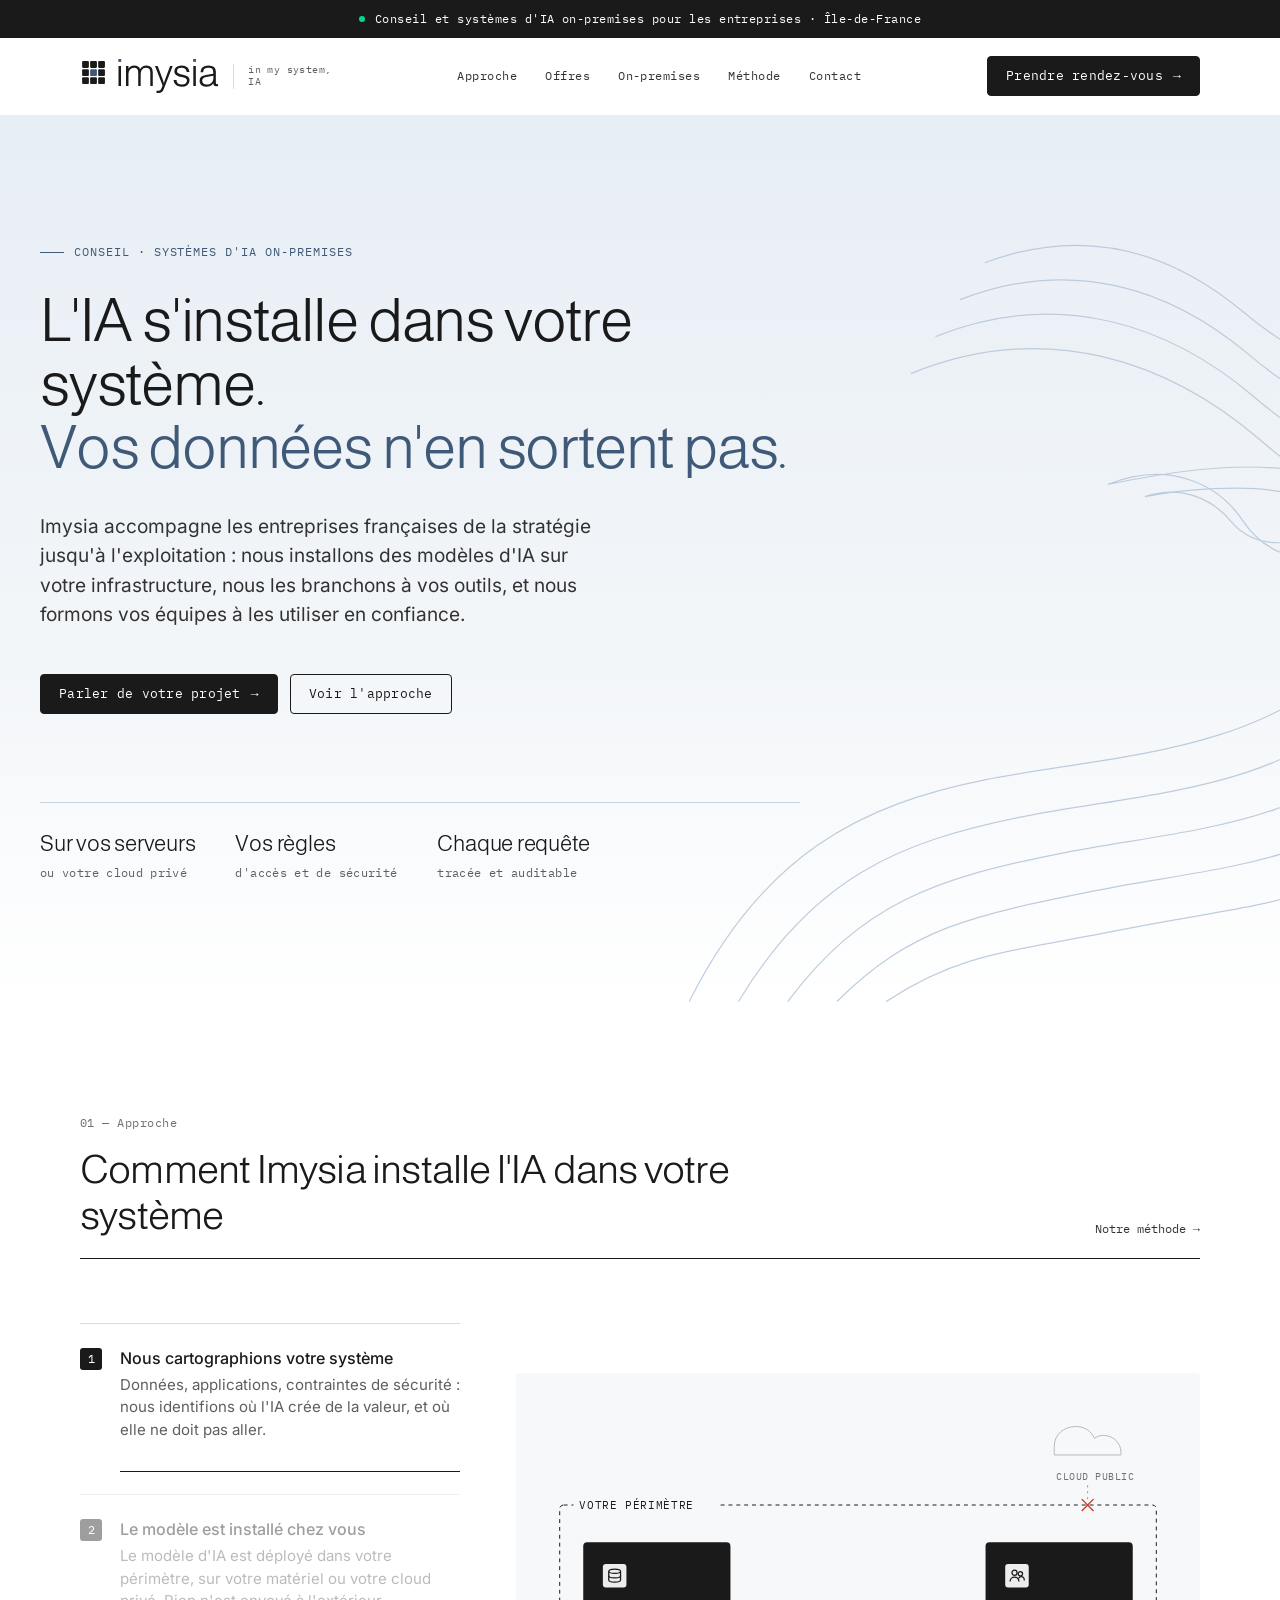
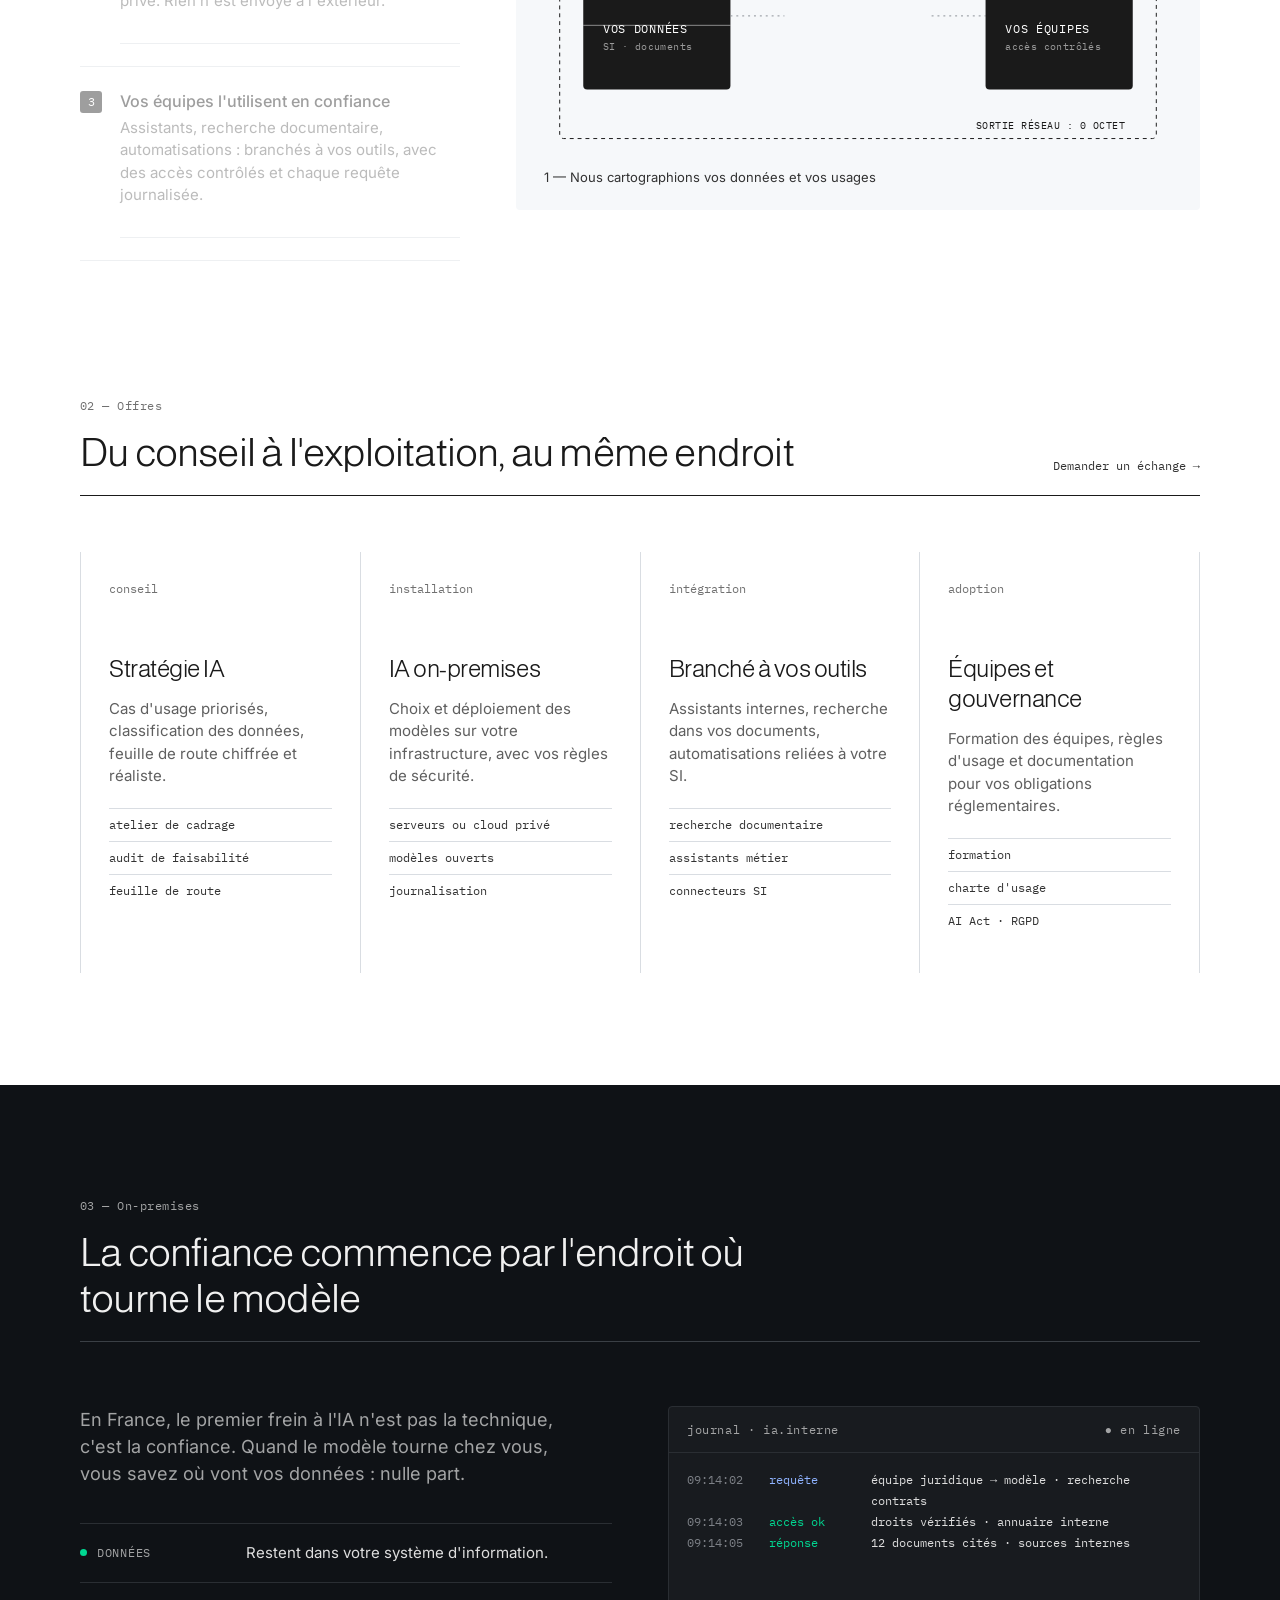
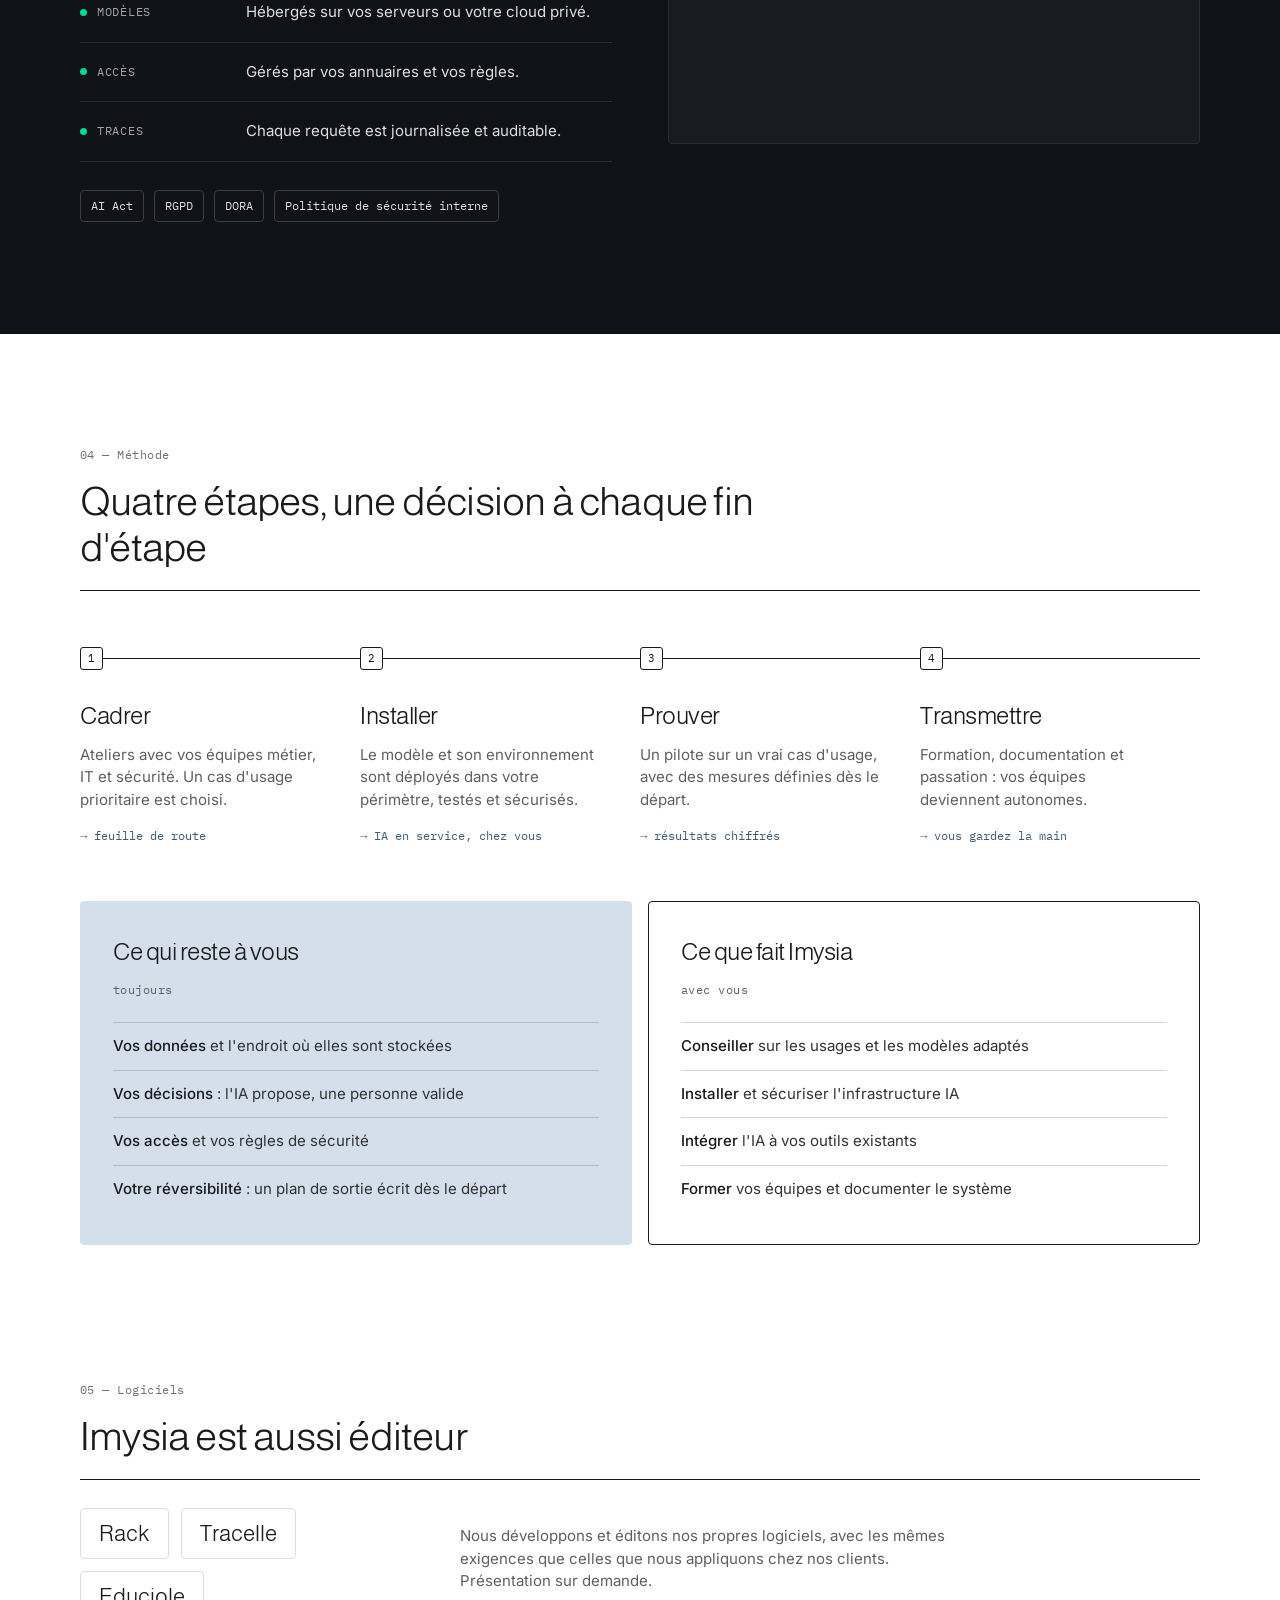
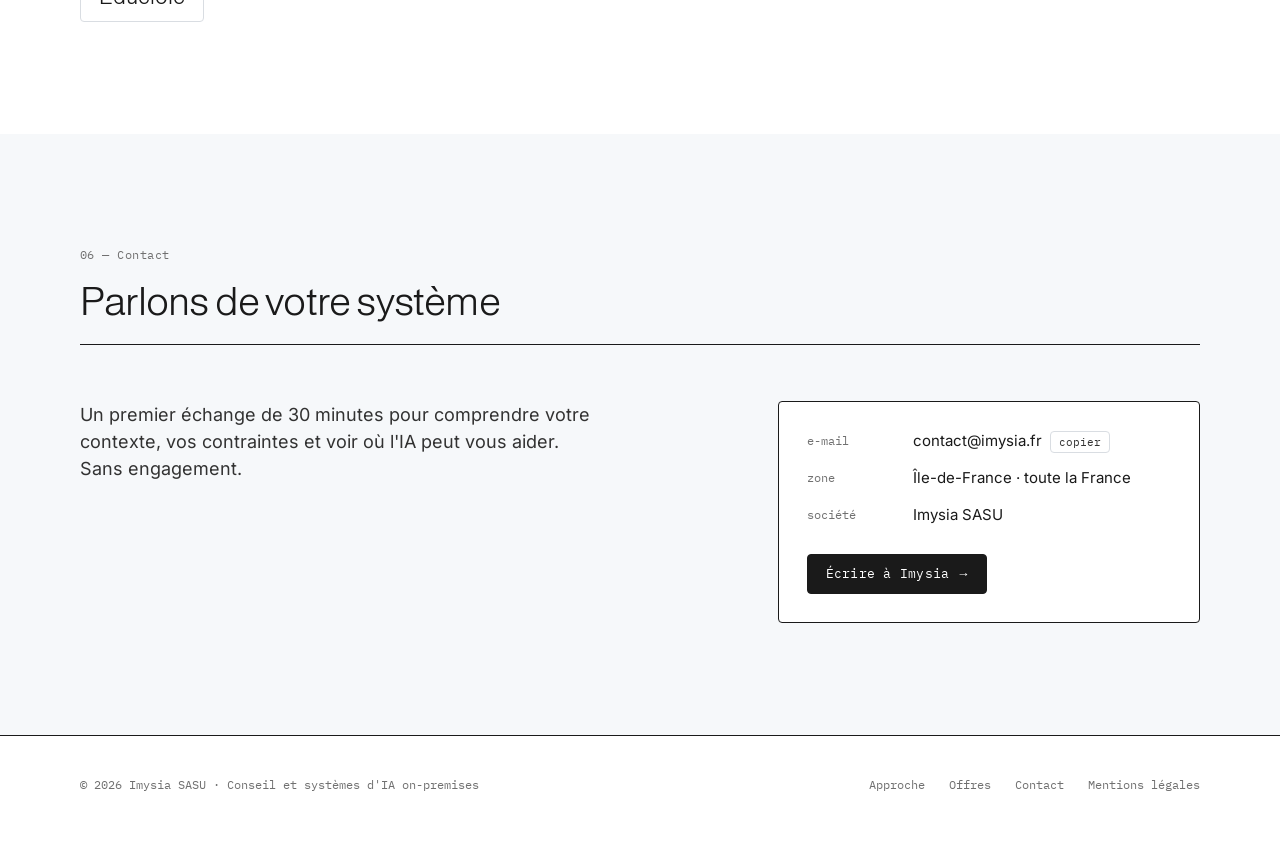
<file: index.html>
<!DOCTYPE html>
<html lang="fr">
<head>
<meta charset="utf-8">
<meta name="viewport" content="width=device-width, initial-scale=1">
<title>Imysia — L'IA dans votre système</title>
<meta name="description" content="Imysia conseille les entreprises et installe des systèmes d'IA on-premises, dans leur propre système d'information. Vos données restent chez vous.">
<link rel="stylesheet" href="fonts/fonts.css">
<link rel="icon" href="favicon.svg" type="image/svg+xml">
<link rel="icon" href="favicon-32.png" sizes="32x32" type="image/png">
<link rel="apple-touch-icon" href="apple-touch-icon.png">
<meta property="og:type" content="website">
<meta property="og:url" content="https://imysia.fr/">
<meta property="og:title" content="Imysia — L'IA dans votre système">
<meta property="og:description" content="Conseil et systèmes d'IA on-premises pour les entreprises. Vos données restent chez vous.">
<meta property="og:image" content="https://imysia.fr/og-image.png">
<meta name="twitter:card" content="summary_large_image">

<style>
:root{
  --canvas:#ffffff; --paper:#f6f8fa; --ink:#1a1a1a; --graphite:#323232; --smoke:#5f5f5f; --ash:#707070;
  --rule:#1a1a1a; --hairline:#d9dde2; --glacier:#d3dfeb; --glacier-deep:#3e5a78; --blue:#2f5bd8;
  --night:#0f1216; --night-panel:#181b1f; --night-line:#2a2e33; --night-text:#dedede; --night-muted:#a3a4a5;
  --signal:#00b67a; --signal-night:#00d892;
  --display:"Almarai","Inter Tight","Inter",system-ui,sans-serif;
  --sans:"Inter",system-ui,-apple-system,"Segoe UI",sans-serif;
  --mono:"IBM Plex Mono",ui-monospace,SFMono-Regular,Menlo,Consolas,monospace;
}
*{box-sizing:border-box}
html{scroll-behavior:smooth}
body{margin:0;background:var(--canvas);color:var(--graphite);font-family:var(--sans);font-size:16px;line-height:1.5;-webkit-font-smoothing:antialiased}
a{color:inherit;text-decoration:none}
.wrap{max-width:1200px;margin:0 auto;padding:0 40px}
h1,h2,h3{font-family:var(--display);font-weight:300;color:var(--ink);margin:0;letter-spacing:-.02em}
.mono{font-family:var(--mono);font-size:12px;letter-spacing:.04em}
.btn{display:inline-flex;align-items:center;gap:10px;height:40px;padding:0 18px;border-radius:4px;font-family:var(--mono);font-size:13px;letter-spacing:.02em;border:1px solid var(--ink);transition:background-color .2s,color .2s}
.btn-dark{background:var(--ink);color:#fff}
.btn-dark:hover{background:#000}
.btn-line{background:transparent;color:var(--ink)}
.btn-line:hover{background:var(--ink);color:#fff}
.btn .arr{transition:transform .2s}
.btn:hover .arr{transform:translateX(3px)}
:focus-visible{outline:2px solid var(--blue);outline-offset:3px}

/* announcement */
.announce{background:var(--ink);color:#fff;text-align:center;font-family:var(--mono);font-size:12px;letter-spacing:.04em;padding:10px 16px}
.announce .dot{display:inline-block;width:6px;height:6px;border-radius:50%;background:var(--signal-night);margin-right:10px;vertical-align:1px;animation:pulse 2.4s ease-in-out infinite}
@keyframes pulse{0%,100%{opacity:1}50%{opacity:.25}}

/* header */
header{position:sticky;top:0;z-index:20;background:rgba(255,255,255,.92);backdrop-filter:blur(10px);-webkit-backdrop-filter:blur(10px);border-bottom:1px solid transparent;transition:border-color .2s}
header.scrolled{border-bottom-color:var(--hairline)}
.nav{display:flex;align-items:center;justify-content:space-between;height:76px;gap:24px}
.brand{display:flex;align-items:center;gap:14px}
.logo{display:block;height:34px;width:auto}
.brand-name{font-family:var(--display);font-weight:300;font-size:26px;letter-spacing:-.03em;color:var(--ink);line-height:1}
.brand-sub{font-family:var(--mono);font-size:10px;line-height:1.25;color:var(--smoke);letter-spacing:.04em;border-left:1px solid var(--hairline);padding-left:14px}
.links{display:flex;gap:28px}
.links a{font-family:var(--mono);font-size:12px;letter-spacing:.04em;color:var(--graphite);position:relative;padding:4px 0}
.links a::after{content:"";position:absolute;left:0;right:0;bottom:-2px;height:1px;background:var(--ink);transform:scaleX(0);transform-origin:left;transition:transform .25s}
.links a:hover::after{transform:scaleX(1)}

/* hero */
.hero{position:relative;overflow:hidden;background:linear-gradient(180deg,#e7eef5 0%,#f3f6f9 62%,#ffffff 100%)}
.topo{position:absolute;inset:0;width:100%;height:100%;opacity:.9}
.topo path{fill:none;stroke:#b7c8da;stroke-width:1}
.topo .drift{animation:drift 28s ease-in-out infinite alternate}
.topo .drift2{animation:drift 36s ease-in-out infinite alternate-reverse}
@keyframes drift{from{transform:translate(0,0)}to{transform:translate(-40px,12px)}}
.hero-in{position:relative;padding:128px 0 120px}
.eyebrow{font-family:var(--mono);font-size:12px;letter-spacing:.08em;text-transform:uppercase;color:var(--glacier-deep);margin:0 0 28px;display:flex;align-items:center;gap:10px}
.eyebrow::before{content:"";width:24px;height:1px;background:var(--glacier-deep)}
.hero h1{font-size:60px;line-height:1.06;max-width:820px}
.hero h1 .soft{color:var(--glacier-deep)}
.hero p.lead{font-size:19px;line-height:1.55;color:var(--graphite);max-width:560px;margin:32px 0 0}
.hero .ctas{display:flex;gap:12px;margin-top:44px;flex-wrap:wrap}
.hero-meta{display:grid;grid-template-columns:repeat(3,auto);gap:40px;justify-content:start;margin-top:88px;padding-top:24px;border-top:1px solid #c9d5e1;max-width:760px}
.hero-meta div{font-family:var(--mono);font-size:12px;color:var(--smoke);letter-spacing:.03em}
.hero-meta b{display:block;font-family:var(--display);font-weight:300;font-size:22px;color:var(--ink);letter-spacing:-.01em;margin-bottom:4px}

/* section header */
section{padding:112px 0}
.sh{display:flex;justify-content:space-between;align-items:flex-end;gap:24px;padding-bottom:20px;border-bottom:1px solid var(--rule)}
.sh .num{font-family:var(--mono);font-size:12px;color:var(--ash);letter-spacing:.04em;margin-bottom:14px;display:block}
.sh h2{font-size:40px;line-height:1.15;max-width:760px}
.sh .side{font-family:var(--mono);font-size:12px;color:var(--graphite);white-space:nowrap}
.sh .side:hover{color:var(--ink);text-decoration:underline}

/* approach / animated diagram */
.approach{display:grid;grid-template-columns:380px 1fr;gap:56px;margin-top:64px;align-items:center}
.steps{list-style:none;margin:0;padding:0}
.step{display:grid;grid-template-columns:24px 1fr;gap:16px;padding:22px 0;border-top:1px solid var(--hairline);cursor:pointer;opacity:.42;transition:opacity .35s}
.step:last-child{border-bottom:1px solid var(--hairline)}
.step.on{opacity:1}
.step .n{width:22px;height:22px;border-radius:3px;background:var(--ink);color:#fff;font-family:var(--mono);font-size:12px;display:grid;place-items:center;margin-top:2px}
.step h3{font-family:var(--sans);font-weight:500;font-size:16px;letter-spacing:0;color:var(--ink);margin-bottom:4px}
.step p{margin:0;font-size:15px;color:var(--smoke)}
.step .bar{grid-column:2;height:1px;background:var(--hairline);margin-top:14px;overflow:hidden}
.step .bar i{display:block;height:100%;width:0;background:var(--ink)}
.step.on .bar i{animation:fill var(--dur,4.2s) linear forwards}
@keyframes fill{to{width:100%}}

.stage{background:var(--paper);border-radius:4px;padding:28px 28px 22px;position:relative}
.stage svg{display:block;width:100%;height:auto}
.stage .cap{font-family:var(--sans);font-size:13px;color:var(--graphite);margin-top:14px;min-height:20px}
.perim{fill:none;stroke:var(--ink);stroke-width:1;stroke-dasharray:4 4}
.perim-label{font-family:var(--mono);font-size:11px;letter-spacing:.06em;fill:var(--ink)}
.box-dark{fill:var(--ink)}
.box-label{font-family:var(--mono);font-size:12px;letter-spacing:.06em;fill:#fff}
.box-sub{font-family:var(--mono);font-size:10px;letter-spacing:.04em;fill:#9a9a9a}
.icon-chip{fill:#fff;opacity:.92}
.icon-stroke{fill:none;stroke:var(--ink);stroke-width:1.3}
.wire{stroke:#8a8f96;stroke-width:1;stroke-dasharray:2 4}
.model{transition:transform .9s cubic-bezier(.2,.8,.2,1),opacity .6s}
.model-card{fill:var(--glacier)}
.model-label{font-family:var(--mono);font-size:12px;fill:var(--ink);letter-spacing:.02em}
.stamp{fill:none;stroke:var(--ink);stroke-width:1}
.stamp-t{font-family:var(--mono);font-size:8px;fill:var(--ink);letter-spacing:.06em}
.packet{fill:var(--blue)}
.cloud{fill:none;stroke:#b5b9be;stroke-width:1}
.cloud-t{font-family:var(--mono);font-size:10px;fill:var(--ash);letter-spacing:.05em}
.block-x{stroke:#c0392b;stroke-width:1.4}
.out-t{font-family:var(--mono);font-size:10px;fill:var(--ink);letter-spacing:.05em}
.glow{opacity:0;transition:opacity 1s}
.s1 .hl-data{opacity:1}
.hl-data{opacity:0;transition:opacity .6s}
.scan{stroke:#ffffff;stroke-width:1;opacity:.5}

/* offres */
.offers{display:grid;grid-template-columns:repeat(4,1fr);gap:0;margin-top:56px;border-left:1px solid var(--hairline)}
.offer{border-right:1px solid var(--hairline);padding:8px 28px 36px;transition:background-color .3s}
.offer:hover{background:var(--paper)}
.offer .tag{font-family:var(--mono);font-size:12px;color:var(--ash);display:block;margin:20px 0 56px}
.offer h3{font-size:24px;line-height:1.25;margin-bottom:14px}
.offer p{margin:0;font-size:15px;color:var(--smoke)}
.offer ul{list-style:none;margin:20px 0 0;padding:0;font-family:var(--mono);font-size:12px;color:var(--graphite)}
.offer li{padding:7px 0;border-top:1px solid var(--hairline)}

/* night */
.night{background:var(--night);color:var(--night-text)}
.night .sh{border-bottom-color:#3a3f45}
.night h2,.night h3{color:#f0f0f0}
.night .sh .num{color:var(--night-muted)}
.night-grid{display:grid;grid-template-columns:1fr 1fr;gap:56px;margin-top:64px;align-items:start}
.night p.lead{font-size:18px;color:var(--night-muted);margin:0 0 36px;max-width:500px}
.status{list-style:none;margin:0;padding:0}
.status li{display:grid;grid-template-columns:150px 1fr;gap:16px;padding:18px 0;border-top:1px solid var(--night-line);font-size:15px}
.status li:last-child{border-bottom:1px solid var(--night-line)}
.status .k{font-family:var(--mono);font-size:12px;letter-spacing:.06em;color:var(--night-muted);display:flex;align-items:center;gap:10px}
.led{width:7px;height:7px;border-radius:50%;background:var(--signal-night);box-shadow:0 0 0 0 rgba(0,216,146,.5);animation:led 2.6s ease-out infinite}
@keyframes led{0%{box-shadow:0 0 0 0 rgba(0,216,146,.45)}70%{box-shadow:0 0 0 7px rgba(0,216,146,0)}100%{box-shadow:0 0 0 0 rgba(0,216,146,0)}}
.term{background:var(--night-panel);border:1px solid var(--night-line);border-radius:4px;font-family:var(--mono);font-size:12px;line-height:1.75;overflow:hidden}
.term-top{display:flex;justify-content:space-between;padding:12px 18px;border-bottom:1px solid var(--night-line);color:var(--night-muted);letter-spacing:.05em}
.term-body{padding:16px 18px 20px;min-height:290px}
.term-line{display:grid;grid-template-columns:72px 92px 1fr;gap:10px;color:var(--night-text);opacity:0;transform:translateY(4px);transition:opacity .4s,transform .4s}
.term-line.in{opacity:1;transform:none}
.term-line .t{color:#7d8187}
.term-line .ok{color:var(--signal-night)}
.term-line .blk{color:#ff8a9a}
.term-line .info{color:#8fb3ff}
.cursor{display:inline-block;width:7px;height:13px;background:var(--night-text);vertical-align:-2px;animation:blink 1s steps(1) infinite}
@keyframes blink{50%{opacity:0}}
.frames{display:flex;gap:10px;flex-wrap:wrap;margin-top:28px}
.frames span{font-family:var(--mono);font-size:12px;color:var(--night-text);border:1px solid #3a3f45;border-radius:4px;padding:6px 10px}

/* method */
.method{display:grid;grid-template-columns:repeat(4,1fr);margin-top:56px;position:relative}
.method::before{content:"";position:absolute;left:0;right:0;top:11px;height:1px;background:var(--hairline)}
.method .line-fill{position:absolute;left:0;top:11px;height:1px;background:var(--ink);width:0;transition:width 1.6s cubic-bezier(.2,.8,.2,1)}
.method.in .line-fill{width:100%}
.phase{position:relative;padding-right:32px}
.phase .knot{width:23px;height:23px;border:1px solid var(--ink);background:#fff;border-radius:3px;display:grid;place-items:center;font-family:var(--mono);font-size:11px;color:var(--ink);position:relative;z-index:1}
.phase h3{font-size:24px;margin:28px 0 10px}
.phase p{margin:0;font-size:15px;color:var(--smoke)}
.phase .out{display:block;font-family:var(--mono);font-size:12px;color:var(--glacier-deep);margin-top:16px}

/* trust */
.trust{display:grid;grid-template-columns:1fr 1fr;gap:16px;margin-top:56px}
.tcol{border:1px solid var(--ink);border-radius:4px;padding:32px}
.tcol.fill{background:var(--glacier);border-color:var(--glacier)}
.tcol h3{font-size:24px;margin-bottom:6px}
.tcol .mono{color:var(--smoke)}
.tcol ul{list-style:none;margin:22px 0 0;padding:0}
.tcol li{padding:12px 0;border-top:1px solid rgba(26,26,26,.18);font-size:15px;color:var(--graphite)}
.tcol li b{color:var(--ink);font-weight:500}

/* software */
.soft-row{display:grid;grid-template-columns:340px 1fr;gap:40px;align-items:baseline;padding:28px 0 0}
.soft-row p{margin:0;font-size:15px;color:var(--smoke);max-width:520px}
.soft-list{display:flex;gap:12px;flex-wrap:wrap}
.soft-list span{font-family:var(--display);font-weight:300;font-size:22px;color:var(--ink);border:1px solid var(--hairline);border-radius:4px;padding:8px 18px}

/* contact */
.contact{background:var(--paper)}
.contact-grid{display:grid;grid-template-columns:1.2fr .8fr;gap:64px;margin-top:56px;align-items:start}
.contact-grid p.lead{font-size:18px;color:var(--graphite);margin:0;max-width:520px}
.card{background:#fff;border:1px solid var(--ink);border-radius:4px;padding:28px}
.card dl{margin:0;display:grid;grid-template-columns:90px 1fr;gap:14px 16px;font-size:15px;color:var(--ink)}
.card dt{font-family:var(--mono);font-size:12px;color:var(--ash);padding-top:2px}
.card dd{margin:0}
.copy{font-family:var(--mono);font-size:11px;color:var(--graphite);background:none;border:1px solid var(--hairline);border-radius:4px;padding:3px 8px;margin-left:8px;cursor:pointer}
.copy:hover{border-color:var(--ink)}

footer{border-top:1px solid var(--rule);padding:40px 0 64px;font-family:var(--mono);font-size:12px;color:var(--ash)}
.foot{display:flex;justify-content:space-between;gap:24px;flex-wrap:wrap}
.foot nav{display:flex;gap:24px}
.foot a:hover{color:var(--ink)}

/* reveal */
.rv{opacity:0;transform:translateY(14px);transition:opacity .8s ease,transform .8s ease}
.rv.in{opacity:1;transform:none}

@media (max-width:1000px){
  .approach,.night-grid,.contact-grid,.trust{grid-template-columns:1fr}
  .offers,.method{grid-template-columns:repeat(2,1fr)}
  .method::before,.method .line-fill{display:none}
  .phase{margin-bottom:40px}
  .links{display:none}
  .hero h1{font-size:46px}
  .sh h2{font-size:32px}
}
@media (max-width:640px){
  .wrap{padding:0 20px}
  section{padding:80px 0}
  .hero-in{padding:80px 0}
  .hero h1{font-size:36px}
  .brand-sub{display:none}
  .logo{height:28px}
  .nav .btn{height:36px;padding:0 12px;font-size:12px;white-space:nowrap}
  .nav .btn .arr{display:none}
  .offers,.method{grid-template-columns:1fr}
  .hero-meta{grid-template-columns:1fr;gap:20px}
  .soft-row{grid-template-columns:1fr;gap:16px}
  .status li{grid-template-columns:1fr;gap:6px}
  .term-line{grid-template-columns:62px 1fr}
  .term-line .t{display:none}
  .sh{flex-direction:column;align-items:flex-start}
}
@media (prefers-reduced-motion:reduce){
  *,*::before,*::after{animation:none!important;transition:none!important}
  .rv{opacity:1;transform:none}
  .term-line{opacity:1;transform:none}
}
</style>
</head>
<body>

<div class="announce"><span class="dot"></span>Conseil et systèmes d'IA on-premises pour les entreprises · Île-de-France</div>

<header id="top">
  <div class="wrap nav">
    <a href="#top" class="brand" aria-label="Imysia, accueil">
      <img class="logo" src="logo/imysia-logo.svg" alt="Imysia" width="139" height="34">
      <span class="brand-sub">in my system,<br>IA</span>
    </a>
    <nav class="links" aria-label="Navigation principale">
      <a href="#approche">Approche</a>
      <a href="#offres">Offres</a>
      <a href="#perimetre">On-premises</a>
      <a href="#methode">Méthode</a>
      <a href="#contact">Contact</a>
    </nav>
    <a href="#contact" class="btn btn-dark">Prendre rendez-vous <span class="arr">→</span></a>
  </div>
</header>

<main>
<!-- HERO -->
<section class="hero" aria-labelledby="h-hero" style="padding:0">
  <svg class="topo" viewBox="0 0 1440 720" preserveAspectRatio="xMidYMid slice" aria-hidden="true">
    <g class="drift">
      <path d="M760 720C820 600 900 560 1000 540S1220 520 1300 440 1440 300 1500 260"/>
      <path d="M800 720C860 620 930 590 1030 570S1240 550 1320 470 1450 340 1520 300"/>
      <path d="M840 720C900 640 960 620 1060 600S1260 580 1340 500 1460 380 1540 340"/>
      <path d="M880 720C940 660 990 650 1090 630S1280 610 1360 530 1470 420 1560 380"/>
      <path d="M920 720C980 680 1020 680 1120 660S1300 640 1380 560 1480 460 1580 420"/>
    </g>
    <g class="drift2">
      <path d="M1000 120C1080 90 1150 110 1210 160S1330 230 1400 200"/>
      <path d="M980 150C1070 115 1150 140 1215 195S1340 265 1420 235"/>
      <path d="M960 180C1060 140 1150 170 1220 230S1350 300 1440 270"/>
      <path d="M940 210C1050 165 1150 200 1225 265S1360 335 1460 305"/>
      <path d="M1100 300C1150 280 1190 300 1210 330S1270 370 1300 350 1310 300 1260 290 1150 290 1100 300Z"/>
      <path d="M1130 310C1160 300 1185 312 1200 330S1240 352 1262 342 1268 312 1240 306 1160 304 1130 310Z"/>
    </g>
  </svg>
  <div class="wrap hero-in">
    <p class="eyebrow rv">Conseil · Systèmes d'IA on-premises</p>
    <h1 id="h-hero" class="rv">L'IA s'installe dans votre système.<br><span class="soft">Vos données n'en sortent pas.</span></h1>
    <p class="lead rv">Imysia accompagne les entreprises françaises de la stratégie jusqu'à l'exploitation : nous installons des modèles d'IA sur votre infrastructure, nous les branchons à vos outils, et nous formons vos équipes à les utiliser en confiance.</p>
    <div class="ctas rv">
      <a href="#contact" class="btn btn-dark">Parler de votre projet <span class="arr">→</span></a>
      <a href="#approche" class="btn btn-line">Voir l'approche</a>
    </div>
    <div class="hero-meta rv">
      <div><b>Sur vos serveurs</b>ou votre cloud privé</div>
      <div><b>Vos règles</b>d'accès et de sécurité</div>
      <div><b>Chaque requête</b>tracée et auditable</div>
    </div>
  </div>
</section>

<!-- 01 APPROCHE -->
<section id="approche">
  <div class="wrap">
    <div class="sh rv">
      <div><span class="num">01 — Approche</span><h2>Comment Imysia installe l'IA dans votre système</h2></div>
      <a href="#methode" class="side">Notre méthode →</a>
    </div>

    <div class="approach">
      <ol class="steps" id="steps">
        <li class="step on" data-i="0"><span class="n">1</span><div><h3>Nous cartographions votre système</h3><p>Données, applications, contraintes de sécurité : nous identifions où l'IA crée de la valeur, et où elle ne doit pas aller.</p></div><div class="bar"><i></i></div></li>
        <li class="step" data-i="1"><span class="n">2</span><div><h3>Le modèle est installé chez vous</h3><p>Le modèle d'IA est déployé dans votre périmètre, sur votre matériel ou votre cloud privé. Rien n'est envoyé à l'extérieur.</p></div><div class="bar"><i></i></div></li>
        <li class="step" data-i="2"><span class="n">3</span><div><h3>Vos équipes l'utilisent en confiance</h3><p>Assistants, recherche documentaire, automatisations : branchés à vos outils, avec des accès contrôlés et chaque requête journalisée.</p></div><div class="bar"><i></i></div></li>
      </ol>

      <figure class="stage rv" style="margin:0" aria-label="Schéma animé : vos données, le modèle d'IA et vos équipes, tous à l'intérieur de votre périmètre ; le cloud public reste à l'extérieur.">
        <svg viewBox="0 0 640 360" id="diagram">
          <!-- outside: public cloud -->
          <g id="cloud">
            <path class="cloud" d="M520 46c0-12 10-20 22-20 9 0 16 5 19 12 3-2 6-3 9-3 10 0 18 8 18 17 0 1 0 2-.2 3H520z"/>
            <text class="cloud-t" x="522" y="80">CLOUD PUBLIC</text>
            <line class="wire" x1="554" y1="86" x2="554" y2="104"/>
            <g id="block"><line class="block-x" x1="548" y1="100" x2="560" y2="112"/><line class="block-x" x1="560" y1="100" x2="548" y2="112"/></g>
          </g>
          <!-- perimeter -->
          <rect class="perim" x="16" y="106" width="608" height="238" rx="4"/>
          <rect x="30" y="98" width="148" height="16" fill="#f6f8fa"/>
          <text class="perim-label" x="36" y="110">VOTRE PÉRIMÈTRE</text>
          <text class="out-t" x="440" y="334" id="egress">SORTIE RÉSEAU : 0 OCTET</text>

          <!-- data -->
          <g id="data">
            <rect class="box-dark" x="40" y="144" width="150" height="150" rx="4"/>
            <rect class="icon-chip" x="60" y="166" width="24" height="24" rx="3"/>
            <g class="icon-stroke" transform="translate(64 170)"><ellipse cx="8" cy="3.5" rx="6" ry="2.2"/><path d="M2 3.5v9c0 1.2 2.7 2.2 6 2.2s6-1 6-2.2v-9"/><path d="M2 8c0 1.2 2.7 2.2 6 2.2s6-1 6-2.2"/></g>
            <text class="box-label" x="60" y="236">VOS DONNÉES</text>
            <text class="box-sub" x="60" y="254">SI · documents</text>
            <g id="scanlines" class="hl-data">
              <line class="scan" x1="40" y1="0" x2="190" y2="0" id="scan1"/>
            </g>
          </g>

          <!-- wires -->
          <line class="wire" x1="190" y1="219" x2="245" y2="219"/>
          <line class="wire" x1="395" y1="219" x2="450" y2="219"/>

          <!-- model -->
          <g class="model" id="model">
            <rect class="model-card" x="245" y="172" width="150" height="94" rx="4"/>
            <text class="model-label" x="259" y="250">Modèle IA</text>
            <g transform="translate(332 182)">
              <rect class="stamp" x="0" y="0" width="52" height="54" rx="2"/>
              <circle class="stamp" cx="26" cy="20" r="11"/>
              <path class="stamp" d="M20 20l4 4 8-8"/>
              <text class="stamp-t" x="6" y="44">ON-PREM</text>
            </g>
          </g>

          <!-- teams -->
          <g id="teams">
            <defs>
              <radialGradient id="g1" cx="1" cy=".4" r="1.1">
                <stop offset="0" stop-color="#2f5bd8"/><stop offset=".55" stop-color="#1b2d6b"/><stop offset="1" stop-color="#1a1a1a" stop-opacity="0"/>
              </radialGradient>
            </defs>
            <rect class="box-dark" x="450" y="144" width="150" height="150" rx="4"/>
            <rect class="glow" id="glow" x="450" y="144" width="150" height="150" rx="4" fill="url(#g1)"/>
            <rect class="icon-chip" x="470" y="166" width="24" height="24" rx="3"/>
            <g class="icon-stroke" transform="translate(474 170)"><circle cx="5.5" cy="5" r="2.6"/><circle cx="11.5" cy="6" r="2.2"/><path d="M1 14c0-2.6 2-4.4 4.5-4.4S10 11.4 10 14"/><path d="M9.5 11c.6-1.3 1.6-2 2.8-2 2 0 3.2 1.6 3.2 4"/></g>
            <text class="box-label" x="470" y="236">VOS ÉQUIPES</text>
            <text class="box-sub" x="470" y="254">accès contrôlés</text>
          </g>

          <!-- packets -->
          <circle class="packet" id="p1" r="3.5" cx="190" cy="219" opacity="0"/>
          <circle class="packet" id="p2" r="3.5" cx="395" cy="219" opacity="0"/>
        </svg>
        <figcaption class="cap" id="cap">1 — Nous cartographions vos données et vos usages</figcaption>
      </figure>
    </div>
  </div>
</section>

<!-- 02 OFFRES -->
<section id="offres" style="padding-top:24px">
  <div class="wrap">
    <div class="sh rv">
      <div><span class="num">02 — Offres</span><h2>Du conseil à l'exploitation, au même endroit</h2></div>
      <a href="#contact" class="side">Demander un échange →</a>
    </div>
    <div class="offers">
      <article class="offer rv"><span class="tag">conseil</span><h3>Stratégie IA</h3><p>Cas d'usage priorisés, classification des données, feuille de route chiffrée et réaliste.</p><ul><li>atelier de cadrage</li><li>audit de faisabilité</li><li>feuille de route</li></ul></article>
      <article class="offer rv"><span class="tag">installation</span><h3>IA on-premises</h3><p>Choix et déploiement des modèles sur votre infrastructure, avec vos règles de sécurité.</p><ul><li>serveurs ou cloud privé</li><li>modèles ouverts</li><li>journalisation</li></ul></article>
      <article class="offer rv"><span class="tag">intégration</span><h3>Branché à vos outils</h3><p>Assistants internes, recherche dans vos documents, automatisations reliées à votre SI.</p><ul><li>recherche documentaire</li><li>assistants métier</li><li>connecteurs SI</li></ul></article>
      <article class="offer rv"><span class="tag">adoption</span><h3>Équipes et gouvernance</h3><p>Formation des équipes, règles d'usage et documentation pour vos obligations réglementaires.</p><ul><li>formation</li><li>charte d'usage</li><li>AI Act · RGPD</li></ul></article>
    </div>
  </div>
</section>

<!-- 03 ON-PREM (night) -->
<section id="perimetre" class="night">
  <div class="wrap">
    <div class="sh rv">
      <div><span class="num">03 — On-premises</span><h2>La confiance commence par l'endroit où tourne le modèle</h2></div>
    </div>
    <div class="night-grid">
      <div class="rv">
        <p class="lead">En France, le premier frein à l'IA n'est pas la technique, c'est la confiance. Quand le modèle tourne chez vous, vous savez où vont vos données : nulle part.</p>
        <ul class="status">
          <li><span class="k"><span class="led"></span>DONNÉES</span><span>Restent dans votre système d'information.</span></li>
          <li><span class="k"><span class="led"></span>MODÈLES</span><span>Hébergés sur vos serveurs ou votre cloud privé.</span></li>
          <li><span class="k"><span class="led"></span>ACCÈS</span><span>Gérés par vos annuaires et vos règles.</span></li>
          <li><span class="k"><span class="led"></span>TRACES</span><span>Chaque requête est journalisée et auditable.</span></li>
        </ul>
        <div class="frames"><span>AI Act</span><span>RGPD</span><span>DORA</span><span>Politique de sécurité interne</span></div>
      </div>
      <div class="term rv" aria-label="Exemple de journal d'un système IA on-premises">
        <div class="term-top"><span>journal · ia.interne</span><span>● en ligne</span></div>
        <div class="term-body" id="term">
          <div class="term-line"><span class="t">09:14:02</span><span class="info">requête</span><span>équipe juridique → modèle · recherche contrats</span></div>
          <div class="term-line"><span class="t">09:14:03</span><span class="ok">accès ok</span><span>droits vérifiés · annuaire interne</span></div>
          <div class="term-line"><span class="t">09:14:05</span><span class="ok">réponse</span><span>12 documents cités · sources internes</span></div>
          <div class="term-line"><span class="t">09:21:47</span><span class="info">requête</span><span>support client → modèle · synthèse ticket</span></div>
          <div class="term-line"><span class="t">09:21:48</span><span class="blk">bloqué</span><span>appel externe refusé · hors périmètre</span></div>
          <div class="term-line"><span class="t">09:21:49</span><span class="ok">réponse</span><span>générée en local · 0 octet sortant</span></div>
          <div class="term-line"><span class="t">09:30:00</span><span class="info">audit</span><span>journal signé · conservé 12 mois</span></div>
          <div class="term-line"><span class="t"></span><span></span><span><span class="cursor"></span></span></div>
        </div>
      </div>
    </div>
  </div>
</section>

<!-- 04 METHODE -->
<section id="methode">
  <div class="wrap">
    <div class="sh rv">
      <div><span class="num">04 — Méthode</span><h2>Quatre étapes, une décision à chaque fin d'étape</h2></div>
    </div>
    <div class="method" id="method">
      <span class="line-fill"></span>
      <div class="phase"><span class="knot">1</span><h3>Cadrer</h3><p>Ateliers avec vos équipes métier, IT et sécurité. Un cas d'usage prioritaire est choisi.</p><span class="out">→ feuille de route</span></div>
      <div class="phase"><span class="knot">2</span><h3>Installer</h3><p>Le modèle et son environnement sont déployés dans votre périmètre, testés et sécurisés.</p><span class="out">→ IA en service, chez vous</span></div>
      <div class="phase"><span class="knot">3</span><h3>Prouver</h3><p>Un pilote sur un vrai cas d'usage, avec des mesures définies dès le départ.</p><span class="out">→ résultats chiffrés</span></div>
      <div class="phase"><span class="knot">4</span><h3>Transmettre</h3><p>Formation, documentation et passation : vos équipes deviennent autonomes.</p><span class="out">→ vous gardez la main</span></div>
    </div>

    <div class="trust">
      <div class="tcol fill rv">
        <h3>Ce qui reste à vous</h3>
        <span class="mono">toujours</span>
        <ul>
          <li><b>Vos données</b> et l'endroit où elles sont stockées</li>
          <li><b>Vos décisions</b> : l'IA propose, une personne valide</li>
          <li><b>Vos accès</b> et vos règles de sécurité</li>
          <li><b>Votre réversibilité</b> : un plan de sortie écrit dès le départ</li>
        </ul>
      </div>
      <div class="tcol rv">
        <h3>Ce que fait Imysia</h3>
        <span class="mono">avec vous</span>
        <ul>
          <li><b>Conseiller</b> sur les usages et les modèles adaptés</li>
          <li><b>Installer</b> et sécuriser l'infrastructure IA</li>
          <li><b>Intégrer</b> l'IA à vos outils existants</li>
          <li><b>Former</b> vos équipes et documenter le système</li>
        </ul>
      </div>
    </div>
  </div>
</section>

<!-- 05 LOGICIELS -->
<section id="logiciels" style="padding-top:24px">
  <div class="wrap">
    <div class="sh rv">
      <div><span class="num">05 — Logiciels</span><h2>Imysia est aussi éditeur</h2></div>
    </div>
    <div class="soft-row rv">
      <div class="soft-list"><span>Rack</span><span>Tracelle</span><span>Educiole</span></div>
      <p>Nous développons et éditons nos propres logiciels, avec les mêmes exigences que celles que nous appliquons chez nos clients. Présentation sur demande.</p>
    </div>
  </div>
</section>

<!-- 06 CONTACT -->
<section id="contact" class="contact">
  <div class="wrap">
    <div class="sh rv">
      <div><span class="num">06 — Contact</span><h2>Parlons de votre système</h2></div>
    </div>
    <div class="contact-grid">
      <p class="lead rv">Un premier échange de 30 minutes pour comprendre votre contexte, vos contraintes et voir où l'IA peut vous aider. Sans engagement.</p>
      <div class="card rv">
        <dl>
          <dt>e-mail</dt><dd><span id="mail">contact@imysia.fr</span><button class="copy" type="button" data-copy="mail">copier</button></dd>
          <dt>zone</dt><dd>Île-de-France · toute la France</dd>
          <dt>société</dt><dd>Imysia SASU</dd>
        </dl>
        <a class="btn btn-dark" style="margin-top:28px" href="mailto:contact@imysia.fr?subject=Projet%20IA%20on-premises">Écrire à Imysia <span class="arr">→</span></a>
      </div>
    </div>
  </div>
</section>
</main>

<footer>
  <div class="wrap foot">
    <span>© 2026 Imysia SASU · Conseil et systèmes d'IA on-premises</span>
    <nav aria-label="Pied de page"><a href="#approche">Approche</a><a href="#offres">Offres</a><a href="#contact">Contact</a><a href="mentions-legales.html">Mentions légales</a></nav>
  </div>
</footer>

<script>
(function(){
  var reduce = window.matchMedia && window.matchMedia('(prefers-reduced-motion: reduce)').matches;

  // header border
  var hd=document.querySelector('header');
  function sc(){hd.classList.toggle('scrolled',window.scrollY>8)}
  window.addEventListener('scroll',sc,{passive:true});sc();

  // reveal
  var io=new IntersectionObserver(function(es){es.forEach(function(e){if(e.isIntersecting){e.target.classList.add('in');io.unobserve(e.target)}})},{threshold:.15});
  document.querySelectorAll('.rv,#method').forEach(function(el){io.observe(el)});

  // terminal lines
  var term=document.getElementById('term'), started=false;
  new IntersectionObserver(function(es){es.forEach(function(e){
    if(e.isIntersecting && !started){started=true;
      var ls=term.querySelectorAll('.term-line');
      ls.forEach(function(l,i){setTimeout(function(){l.classList.add('in')}, reduce?0:i*420)});
    }})},{threshold:.3}).observe(term);

  // diagram
  var steps=[].slice.call(document.querySelectorAll('.step'));
  var caps=['1 — Nous cartographions vos données et vos usages','2 — Le modèle est installé dans votre périmètre','3 — Vos équipes l’utilisent, rien ne sort'];
  var model=document.getElementById('model'), glow=document.getElementById('glow'), cap=document.getElementById('cap');
  var scan=document.getElementById('scan1'), scanG=document.getElementById('scanlines');
  var p1=document.getElementById('p1'), p2=document.getElementById('p2'), block=document.getElementById('block');
  var cur=0, timer=null, raf=null, t0=0, DUR=4200, paused=false;

  function setStep(i){
    cur=i;
    steps.forEach(function(s,k){s.classList.toggle('on',k===i);var b=s.querySelector('.bar i');if(b){b.style.animation='none';b.offsetWidth;b.style.animation=''}});
    cap.textContent=caps[i];
    scanG.style.opacity = i===0 ? 1 : 0;
    if(i===0){ model.style.transform='translate(0,-90px)'; model.style.opacity=0; }
    else { model.style.transform='translate(0,0)'; model.style.opacity=1; }
    glow.style.opacity = i===2 ? .9 : 0;
    t0=performance.now();
  }
  function loop(now){
    var t=(now-t0)/DUR;
    // scan line over data box
    if(cur===0){ var y=144+((now/12)%150); scan.setAttribute('y1',y); scan.setAttribute('y2',y); }
    // packets in step 3
    if(cur===2){
      var a=((now-t0)/1400)%1, b=((now-t0)/1400+.5)%1;
      p1.setAttribute('cx',190+55*a); p1.setAttribute('opacity',1);
      p2.setAttribute('cx',395+55*b); p2.setAttribute('opacity',1);
    } else { p1.setAttribute('opacity',0); p2.setAttribute('opacity',0); }
    // blocked cloud pulse
    block.style.opacity = .55+.45*Math.abs(Math.sin(now/600));
    if(!paused && t>=1){ setStep((cur+1)%3); }
    raf=requestAnimationFrame(loop);
  }
  steps.forEach(function(s){
    s.addEventListener('click',function(){setStep(+s.dataset.i)});
  });
  var stage=document.querySelector('.stage');
  stage.addEventListener('mouseenter',function(){paused=true});
  stage.addEventListener('mouseleave',function(){paused=false;t0=performance.now()});
  setStep(0);
  if(reduce){ setStep(2); } else { raf=requestAnimationFrame(loop); }

  // copy
  document.querySelectorAll('[data-copy]').forEach(function(b){
    b.addEventListener('click',function(){
      var t=document.getElementById(b.getAttribute('data-copy')).textContent;
      try{navigator.clipboard.writeText(t).then(function(){b.textContent='copié';setTimeout(function(){b.textContent='copier'},1500)},function(){b.textContent='sélectionnez'})}catch(e){b.textContent='sélectionnez'}
    });
  });
})();
</script>
</body>
</html>
</file>
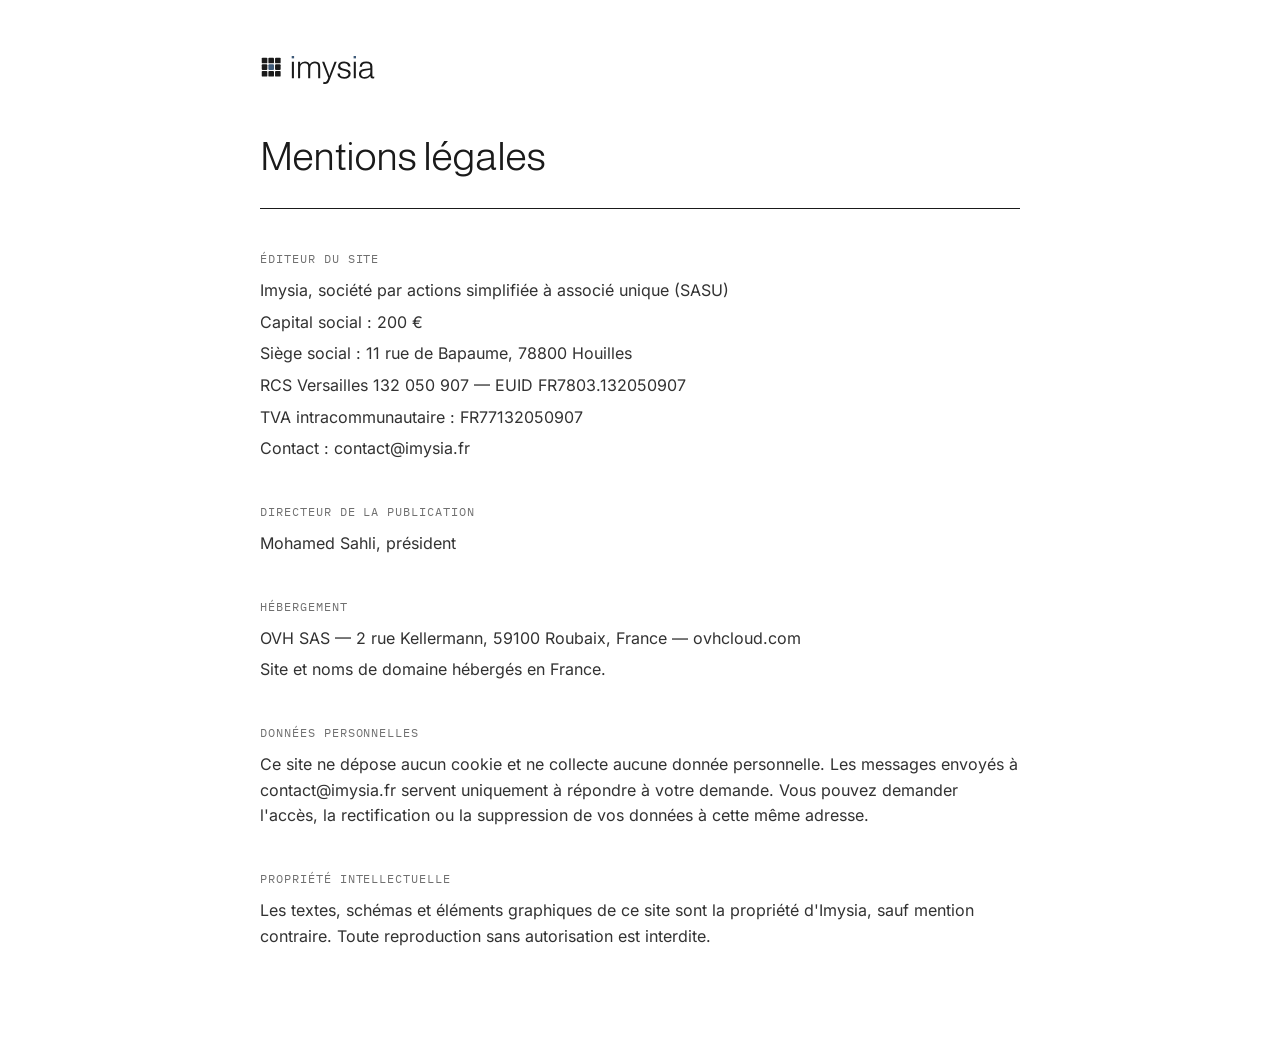
<file: mentions-legales.html>
<!DOCTYPE html>
<html lang="fr">
<head>
<meta charset="utf-8">
<meta name="viewport" content="width=device-width, initial-scale=1">
<title>Mentions légales — Imysia</title>
<meta name="robots" content="noindex">
<link rel="stylesheet" href="fonts/fonts.css">
<link rel="icon" href="favicon.svg" type="image/svg+xml">
<link rel="icon" href="favicon-32.png" sizes="32x32" type="image/png">
<style>
body{margin:0;font-family:Inter,system-ui,sans-serif;color:#323232;background:#fff;line-height:1.6}
.wrap{max-width:760px;margin:0 auto;padding:56px 32px 96px}
a{color:#1a1a1a}
.back{font-family:"IBM Plex Mono",monospace;font-size:12px;letter-spacing:.04em;text-decoration:none}
h1{font-family:Almarai,Inter,sans-serif;font-weight:300;font-size:40px;letter-spacing:-.02em;color:#1a1a1a;margin:40px 0 8px;padding-bottom:20px;border-bottom:1px solid #1a1a1a}
h2{font-family:"IBM Plex Mono",monospace;font-weight:400;font-size:12px;letter-spacing:.08em;text-transform:uppercase;color:#707070;margin:40px 0 10px}
p{margin:0 0 6px}
</style>
</head>
<body>
<div class="wrap">
<a class="back" href="index.html"><img src="logo/imysia-logo.svg" alt="Imysia — retour à l'accueil" height="28" style="display:block;height:28px;width:auto"></a>
<h1>Mentions légales</h1>

<h2>Éditeur du site</h2>
<p>Imysia, société par actions simplifiée à associé unique (SASU)</p>
<p>Capital social : 200 €</p>
<p>Siège social : 11 rue de Bapaume, 78800 Houilles</p>
<p>RCS Versailles 132 050 907 — EUID FR7803.132050907</p>
<p>TVA intracommunautaire : FR77132050907</p>
<p>Contact : contact@imysia.fr</p>

<h2>Directeur de la publication</h2>
<p>Mohamed Sahli, président</p>

<h2>Hébergement</h2>
<p>OVH SAS — 2 rue Kellermann, 59100 Roubaix, France — ovhcloud.com</p>
<p>Site et noms de domaine hébergés en France.</p>

<h2>Données personnelles</h2>
<p>Ce site ne dépose aucun cookie et ne collecte aucune donnée personnelle. Les messages envoyés à contact@imysia.fr servent uniquement à répondre à votre demande. Vous pouvez demander l'accès, la rectification ou la suppression de vos données à cette même adresse.</p>

<h2>Propriété intellectuelle</h2>
<p>Les textes, schémas et éléments graphiques de ce site sont la propriété d'Imysia, sauf mention contraire. Toute reproduction sans autorisation est interdite.</p>
</div>
</body>
</html>
</file>
<file: fonts/fonts.css>
@font-face{font-family:"Almarai";font-weight:300;font-style:normal;font-display:swap;src:url(almarai-latin-300-normal.woff2) format("woff2")}
@font-face{font-family:"Almarai";font-weight:400;font-style:normal;font-display:swap;src:url(almarai-latin-400-normal.woff2) format("woff2")}
@font-face{font-family:"Inter";font-weight:400;font-style:normal;font-display:swap;src:url(inter-latin-400-normal.woff2) format("woff2")}
@font-face{font-family:"Inter";font-weight:500;font-style:normal;font-display:swap;src:url(inter-latin-500-normal.woff2) format("woff2")}
@font-face{font-family:"IBM Plex Mono";font-weight:400;font-style:normal;font-display:swap;src:url(ibm-plex-mono-latin-400-normal.woff2) format("woff2")}
@font-face{font-family:"IBM Plex Mono";font-weight:500;font-style:normal;font-display:swap;src:url(ibm-plex-mono-latin-500-normal.woff2) format("woff2")}
</file>
